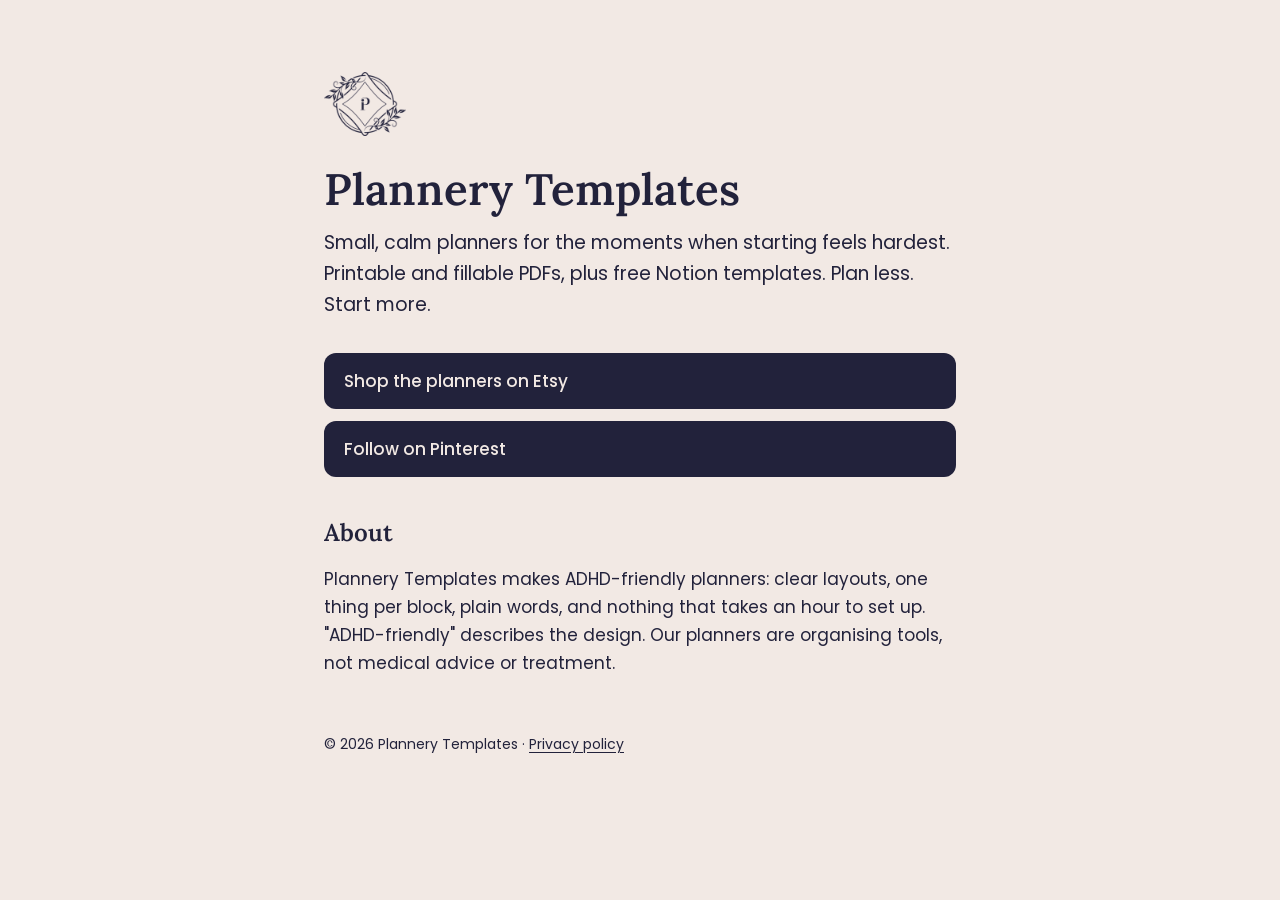
<file: index.html>
<!doctype html>
<html lang="en">
<head>
<meta charset="utf-8">
<meta name="viewport" content="width=device-width, initial-scale=1">
<title>Plannery Templates · ADHD-friendly printable planners</title>
<meta name="description" content="Calm, ADHD-friendly printable planners and task starters by Plannery Templates.">
<link rel="icon" href="favicon.png">
<link rel="stylesheet" href="style.css">
</head>
<body>
<span class="dot d1"></span><span class="dot d2"></span>
<main>
  <img class="logo" src="logo.png" alt="Plannery Templates logo">
  <h1>Plannery Templates</h1>
  <p class="lead">Small, calm planners for the moments when starting feels hardest. Printable and fillable PDFs, plus free Notion templates. Plan less. Start more.</p>
  <ul class="links">
    <li><a href="https://www.etsy.com/shop/PlanneryTemplates">Shop the planners on Etsy</a></li>
    <li><a href="https://www.pinterest.com/plannerytemplates/">Follow on Pinterest</a></li>
  </ul>
  <h2>About</h2>
  <p>Plannery Templates makes ADHD-friendly planners: clear layouts, one thing per block, plain words, and nothing that takes an hour to set up. "ADHD-friendly" describes the design. Our planners are organising tools, not medical advice or treatment.</p>
  <footer>
    <p>© 2026 Plannery Templates · <a href="privacy.html">Privacy policy</a></p>
  </footer>
</main>
</body>
</html>
</file>
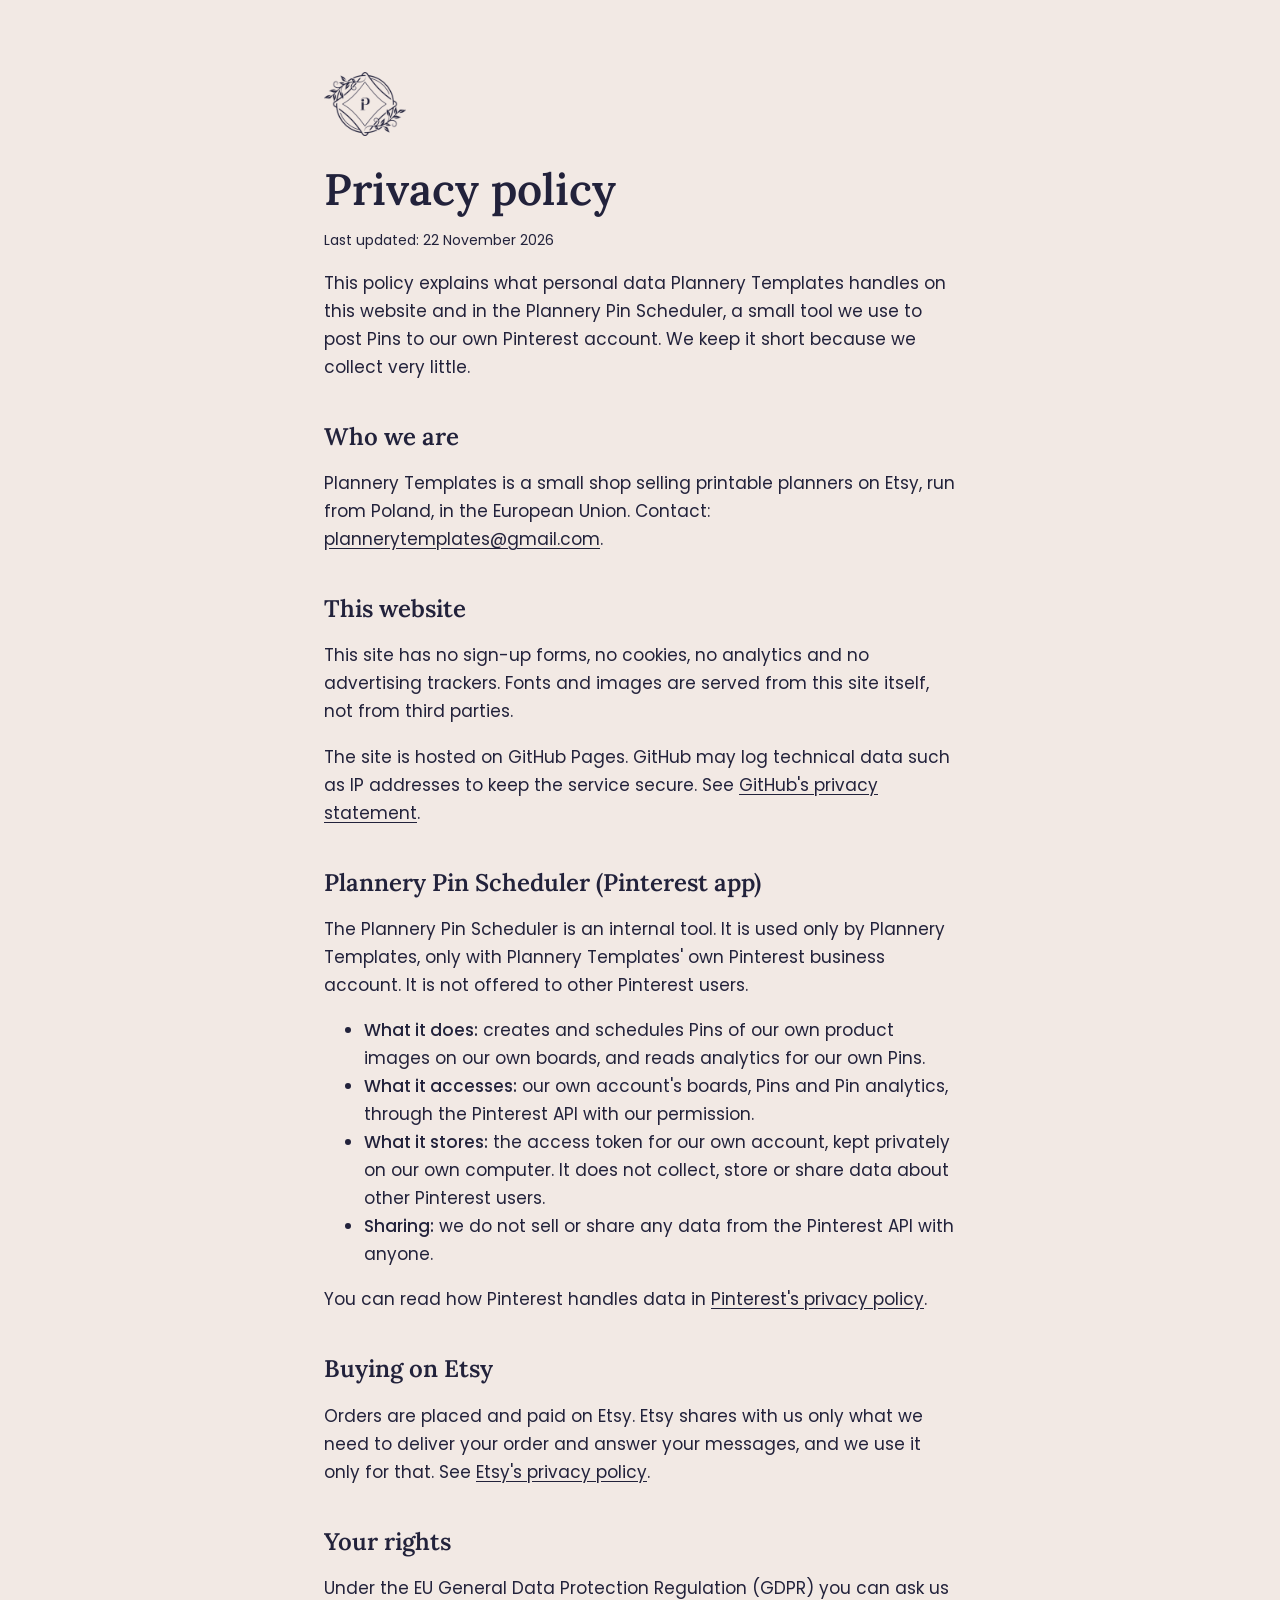
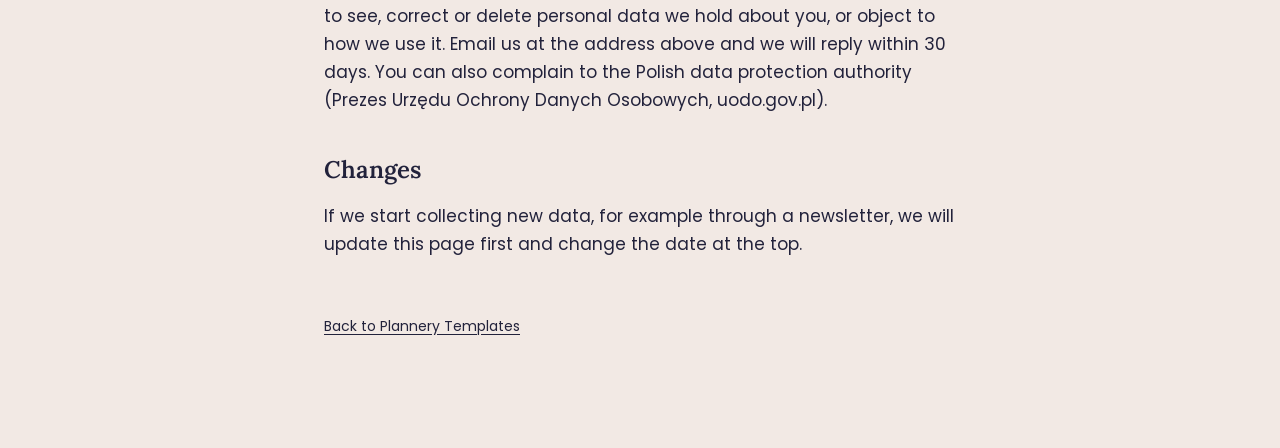
<file: plannerytemplates-privacy.html>
<!doctype html>
<html lang="en">
<head>
<meta charset="utf-8">
<meta name="viewport" content="width=device-width, initial-scale=1">
<title>Privacy policy · Plannery Templates</title>
<meta name="description" content="Privacy policy for the Plannery Templates website and the Plannery Pin Scheduler app.">
<link rel="icon" href="favicon.png">
<link rel="stylesheet" href="style.css">
</head>
<body>
<span class="dot d1"></span><span class="dot d2"></span>
<main>
  <a href="index.html"><img class="logo" src="logo.png" alt="Plannery Templates home"></a>
  <h1>Privacy policy</h1>
  <p class="small">Last updated: 22 November 2026</p>

  <p>This policy explains what personal data Plannery Templates handles on this website and in the Plannery Pin Scheduler, a small tool we use to post Pins to our own Pinterest account. We keep it short because we collect very little.</p>

  <h2>Who we are</h2>
  <p>Plannery Templates is a small shop selling printable planners on Etsy, run from Poland, in the European Union. Contact: <a href="mailto:plannerytemplates@gmail.com">plannerytemplates@gmail.com</a>.</p>

  <h2>This website</h2>
  <p>This site has no sign-up forms, no cookies, no analytics and no advertising trackers. Fonts and images are served from this site itself, not from third parties.</p>
  <p>The site is hosted on GitHub Pages. GitHub may log technical data such as IP addresses to keep the service secure. See <a href="https://docs.github.com/en/site-policy/privacy-policies/github-general-privacy-statement">GitHub's privacy statement</a>.</p>

  <h2>Plannery Pin Scheduler (Pinterest app)</h2>
  <p>The Plannery Pin Scheduler is an internal tool. It is used only by Plannery Templates, only with Plannery Templates' own Pinterest business account. It is not offered to other Pinterest users.</p>
  <ul>
    <li><strong>What it does:</strong> creates and schedules Pins of our own product images on our own boards, and reads analytics for our own Pins.</li>
    <li><strong>What it accesses:</strong> our own account's boards, Pins and Pin analytics, through the Pinterest API with our permission.</li>
    <li><strong>What it stores:</strong> the access token for our own account, kept privately on our own computer. It does not collect, store or share data about other Pinterest users.</li>
    <li><strong>Sharing:</strong> we do not sell or share any data from the Pinterest API with anyone.</li>
  </ul>
  <p>You can read how Pinterest handles data in <a href="https://policy.pinterest.com/privacy-policy">Pinterest's privacy policy</a>.</p>

  <h2>Buying on Etsy</h2>
  <p>Orders are placed and paid on Etsy. Etsy shares with us only what we need to deliver your order and answer your messages, and we use it only for that. See <a href="https://www.etsy.com/legal/privacy/">Etsy's privacy policy</a>.</p>

  <h2>Your rights</h2>
  <p>Under the EU General Data Protection Regulation (GDPR) you can ask us to see, correct or delete personal data we hold about you, or object to how we use it. Email us at the address above and we will reply within 30 days. You can also complain to the Polish data protection authority (Prezes Urzędu Ochrony Danych Osobowych, uodo.gov.pl).</p>

  <h2>Changes</h2>
  <p>If we start collecting new data, for example through a newsletter, we will update this page first and change the date at the top.</p>

  <footer><p><a href="index.html">Back to Plannery Templates</a></p></footer>
</main>
</body>
</html>
</file>
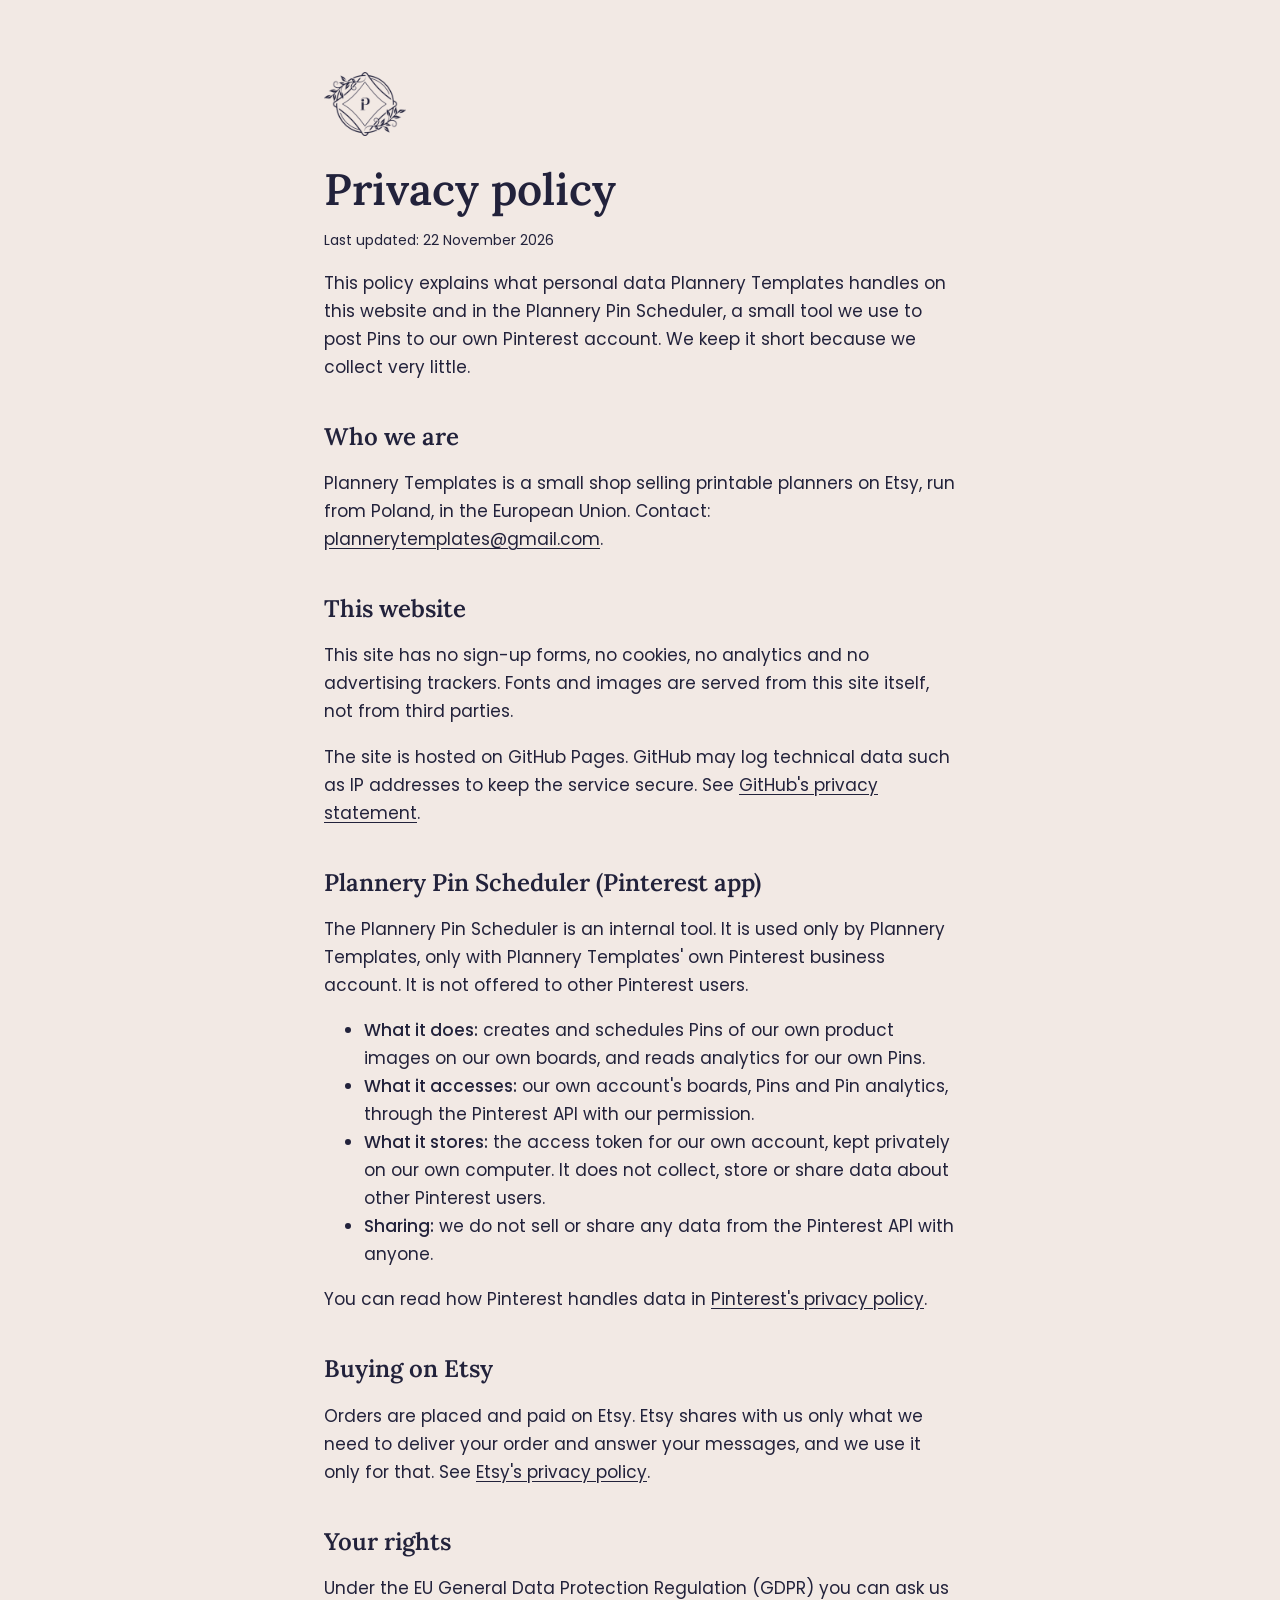
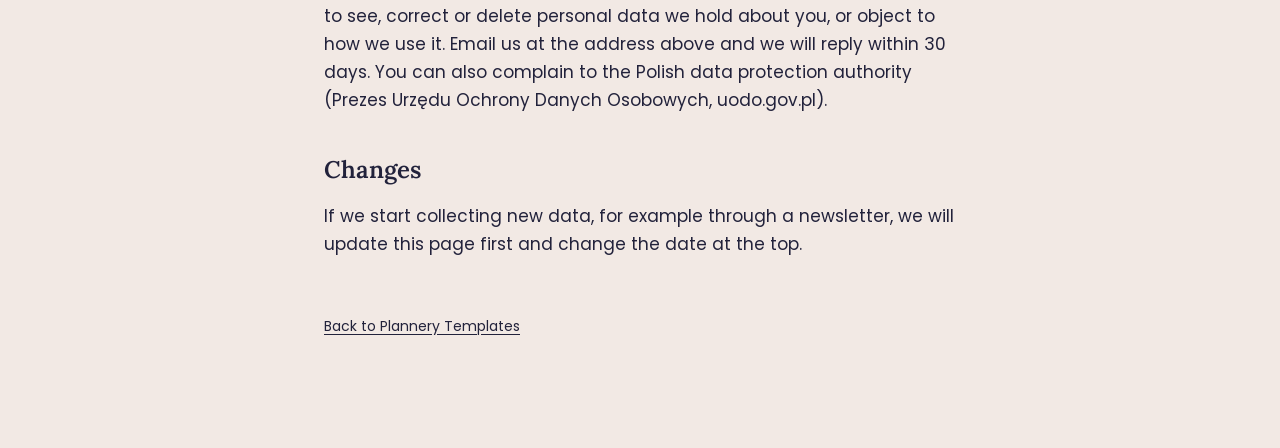
<file: privacy.html>
<!doctype html>
<html lang="en">
<head>
<meta charset="utf-8">
<meta name="viewport" content="width=device-width, initial-scale=1">
<title>Privacy policy · Plannery Templates</title>
<meta name="description" content="Privacy policy for the Plannery Templates website and the Plannery Pin Scheduler app.">
<link rel="icon" href="favicon.png">
<link rel="stylesheet" href="style.css">
</head>
<body>
<span class="dot d1"></span><span class="dot d2"></span>
<main>
  <a href="index.html"><img class="logo" src="logo.png" alt="Plannery Templates home"></a>
  <h1>Privacy policy</h1>
  <p class="small">Last updated: 22 November 2026</p>
 
  <p>This policy explains what personal data Plannery Templates handles on this website and in the Plannery Pin Scheduler, a small tool we use to post Pins to our own Pinterest account. We keep it short because we collect very little.</p>
 
  <h2>Who we are</h2>
  <p>Plannery Templates is a small shop selling printable planners on Etsy, run from Poland, in the European Union. Contact: <a href="mailto:plannerytemplates@gmail.com">plannerytemplates@gmail.com</a>.</p>
 
  <h2>This website</h2>
  <p>This site has no sign-up forms, no cookies, no analytics and no advertising trackers. Fonts and images are served from this site itself, not from third parties.</p>
  <p>The site is hosted on GitHub Pages. GitHub may log technical data such as IP addresses to keep the service secure. See <a href="https://docs.github.com/en/site-policy/privacy-policies/github-general-privacy-statement">GitHub's privacy statement</a>.</p>
 
  <h2>Plannery Pin Scheduler (Pinterest app)</h2>
  <p>The Plannery Pin Scheduler is an internal tool. It is used only by Plannery Templates, only with Plannery Templates' own Pinterest business account. It is not offered to other Pinterest users.</p>
  <ul>
    <li><strong>What it does:</strong> creates and schedules Pins of our own product images on our own boards, and reads analytics for our own Pins.</li>
    <li><strong>What it accesses:</strong> our own account's boards, Pins and Pin analytics, through the Pinterest API with our permission.</li>
    <li><strong>What it stores:</strong> the access token for our own account, kept privately on our own computer. It does not collect, store or share data about other Pinterest users.</li>
    <li><strong>Sharing:</strong> we do not sell or share any data from the Pinterest API with anyone.</li>
  </ul>
  <p>You can read how Pinterest handles data in <a href="https://policy.pinterest.com/privacy-policy">Pinterest's privacy policy</a>.</p>
 
  <h2>Buying on Etsy</h2>
  <p>Orders are placed and paid on Etsy. Etsy shares with us only what we need to deliver your order and answer your messages, and we use it only for that. See <a href="https://www.etsy.com/legal/privacy/">Etsy's privacy policy</a>.</p>
 
  <h2>Your rights</h2>
  <p>Under the EU General Data Protection Regulation (GDPR) you can ask us to see, correct or delete personal data we hold about you, or object to how we use it. Email us at the address above and we will reply within 30 days. You can also complain to the Polish data protection authority (Prezes Urzędu Ochrony Danych Osobowych, uodo.gov.pl).</p>
 
  <h2>Changes</h2>
  <p>If we start collecting new data, for example through a newsletter, we will update this page first and change the date at the top.</p>
 
  <footer><p><a href="index.html">Back to Plannery Templates</a></p></footer>
</main>
</body>
</html>
</file>
<file: style.css>
@font-face { font-family: "Lora"; src: url("Lora-Variable.ttf") format("truetype"); font-weight: 400 700; font-display: swap; }
@font-face { font-family: "Poppins"; src: url("Poppins-Regular.ttf") format("truetype"); font-weight: 400; font-display: swap; }
@font-face { font-family: "Poppins"; src: url("Poppins-SemiBold.ttf") format("truetype"); font-weight: 600; font-display: swap; }
:root { --indigo: #22223b; --grape: #4a4e69; --lilac: #9a8c98; --almond: #c9ada7; --shell: #f2e9e4; }
* { box-sizing: border-box; }
html, body { margin: 0; background: var(--shell); color: var(--indigo); }
body { font: 400 17px/1.65 "Poppins", system-ui, sans-serif; min-height: 100vh; position: relative; overflow-x: hidden; }
body::before, body::after { content: ""; position: fixed; border-radius: 50%; z-index: -1; }
body::before { width: 440px; height: 440px; background: var(--almond); top: -200px; right: -160px; }
body::after { width: 480px; height: 480px; background: var(--almond); bottom: -260px; left: -220px; }
.dot { position: fixed; border-radius: 50%; background: rgba(154, 140, 152, .55); z-index: -1; }
.d1 { width: 150px; height: 150px; top: 40px; right: 150px; }
.d2 { width: 130px; height: 130px; bottom: 30px; left: 150px; }
main { max-width: 680px; margin: 0 auto; padding: 72px 24px 96px; }
.logo { display: block; height: 64px; margin: 0 0 28px; }
h1 { font: 600 44px/1.15 "Lora", Georgia, serif; margin: 0 0 12px; }
h2 { font: 600 24px/1.3 "Lora", Georgia, serif; margin: 40px 0 8px; }
.lead { font-size: 19px; margin: 0 0 32px; }
a { color: var(--indigo); text-underline-offset: 3px; }
.links { list-style: none; padding: 0; margin: 0 0 40px; display: grid; gap: 12px; }
.links a { display: block; padding: 14px 20px; border-radius: 12px; background: var(--indigo); color: var(--shell); text-decoration: none; font-weight: 600; }
.links a:hover, .links a:focus { background: var(--grape); }
.small { font-size: 14px; }
footer { margin-top: 56px; font-size: 14px; }
@media (max-width: 520px) { h1 { font-size: 34px; } main { padding-top: 48px; } }
</file>
